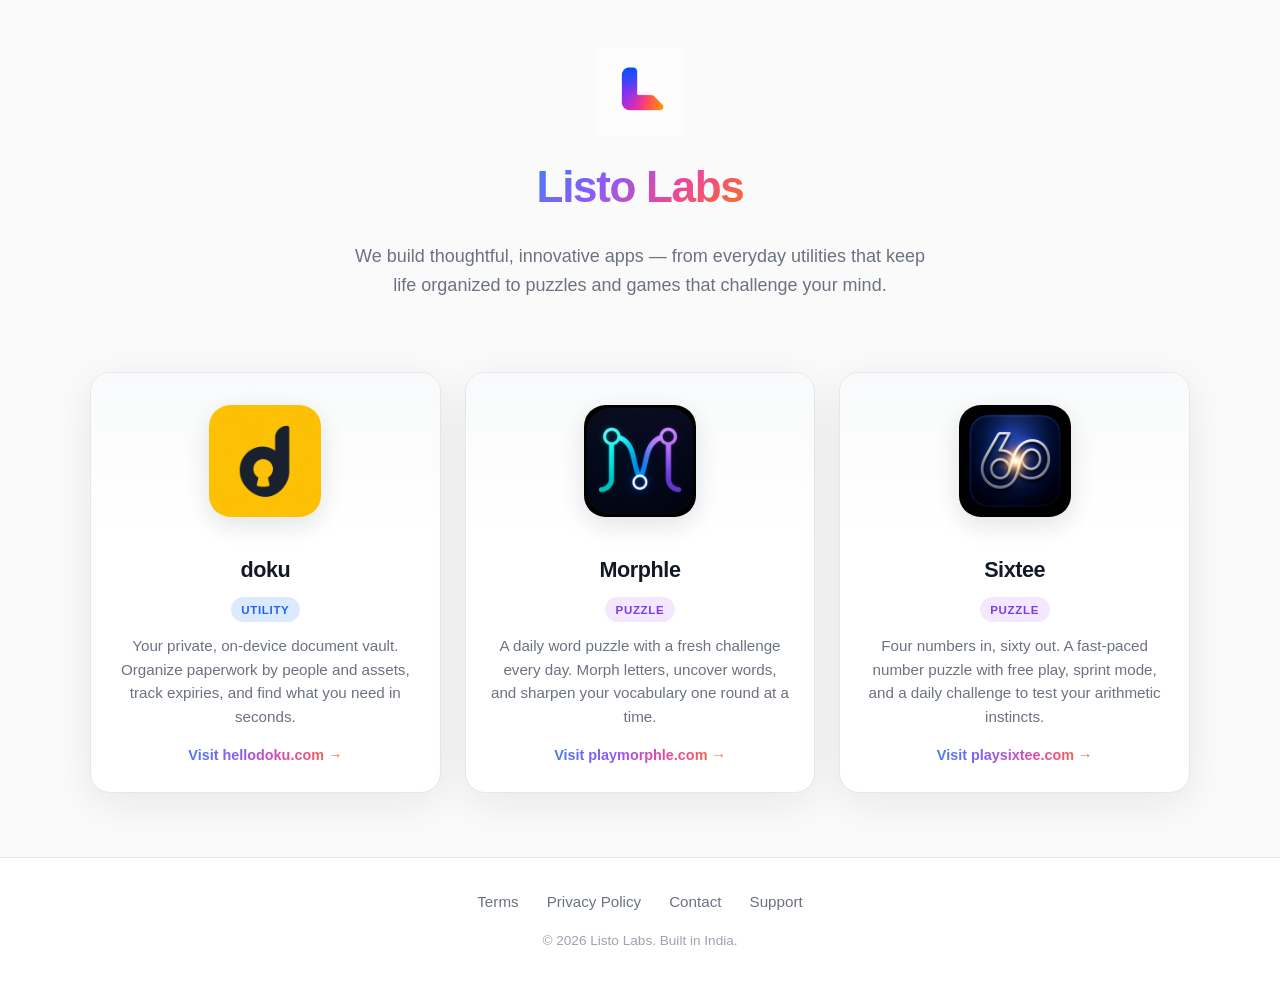
<file: index.html>
<!DOCTYPE html>
<html lang="en">
  <head>
    <meta charset="UTF-8" />
    <meta name="viewport" content="width=device-width, initial-scale=1.0" />
    <meta
      name="description"
      content="Listo Labs builds innovative utility apps and puzzle games including doku, Morphle, and Sixtee."
    />
    <meta name="robots" content="index, follow" />
    <title>Listo Labs | Innovative Utility Apps and Puzzle Games</title>
    <link rel="canonical" href="https://listolabs.github.io/" />
    <meta property="og:type" content="website" />
    <meta property="og:site_name" content="Listo Labs" />
    <meta property="og:title" content="Listo Labs | Innovative Utility Apps and Puzzle Games" />
    <meta
      property="og:description"
      content="Discover Listo Labs products: doku, Morphle, and Sixtee. We build thoughtful utility apps and engaging puzzle games."
    />
    <meta property="og:url" content="https://listolabs.github.io/" />
    <meta property="og:image" content="https://listolabs.github.io/assets/listo-labs-logo.png" />
    <meta name="twitter:card" content="summary" />
    <meta name="twitter:title" content="Listo Labs | Innovative Utility Apps and Puzzle Games" />
    <meta
      name="twitter:description"
      content="Discover Listo Labs products: doku, Morphle, and Sixtee."
    />
    <meta name="twitter:image" content="https://listolabs.github.io/assets/listo-labs-logo.png" />
    <link rel="icon" href="assets/favicon.png" type="image/png" />
    <link rel="stylesheet" href="css/styles.css" />
    <script type="application/ld+json">
      {
        "@context": "https://schema.org",
        "@type": "Organization",
        "name": "Listo Labs",
        "url": "https://listolabs.github.io/",
        "logo": "https://listolabs.github.io/assets/listo-labs-logo.png",
        "sameAs": [
          "https://www.hellodoku.com",
          "https://www.playmorphle.com",
          "https://www.playsixtee.com"
        ]
      }
    </script>
    <script type="application/ld+json">
      {
        "@context": "https://schema.org",
        "@type": "ItemList",
        "name": "Listo Labs Products",
        "itemListElement": [
          {
            "@type": "ListItem",
            "position": 1,
            "name": "doku",
            "url": "https://www.hellodoku.com"
          },
          {
            "@type": "ListItem",
            "position": 2,
            "name": "Morphle",
            "url": "https://www.playmorphle.com"
          },
          {
            "@type": "ListItem",
            "position": 3,
            "name": "Sixtee",
            "url": "https://www.playsixtee.com"
          }
        ]
      }
    </script>
  </head>
  <body>
    <header class="site-header">
      <div class="container">
        <div class="brand">
          <img
            class="brand-logo"
            src="assets/listo-labs-logo.png"
            alt="Listo Labs logo"
            width="88"
            height="88"
          />
          <h1 class="brand-name">Listo Labs</h1>
        </div>
        <p class="tagline">
          We build thoughtful, innovative apps — from everyday utilities that keep life organized
          to puzzles and games that challenge your mind.
        </p>
      </div>
    </header>

    <main class="products">
      <div class="container">
        <div class="products-grid">
          <a class="product-card" href="https://www.hellodoku.com" target="_blank" rel="noopener noreferrer">
            <div class="product-icon-wrap">
              <img class="product-icon" src="assets/doku-icon.png" alt="doku app icon" width="112" height="112" />
            </div>
            <div class="product-body">
              <h2 class="product-name">doku</h2>
              <span class="product-category utility">Utility</span>
              <p class="product-summary">
                Your private, on-device document vault. Organize paperwork by people and assets,
                track expiries, and find what you need in seconds.
              </p>
              <span class="product-link">Visit hellodoku.com →</span>
            </div>
          </a>

          <a class="product-card" href="https://www.playmorphle.com" target="_blank" rel="noopener noreferrer">
            <div class="product-icon-wrap">
              <img class="product-icon" src="assets/morphle-icon.png" alt="Morphle app icon" width="112" height="112" />
            </div>
            <div class="product-body">
              <h2 class="product-name">Morphle</h2>
              <span class="product-category">Puzzle</span>
              <p class="product-summary">
                A daily word puzzle with a fresh challenge every day. Morph letters, uncover words,
                and sharpen your vocabulary one round at a time.
              </p>
              <span class="product-link">Visit playmorphle.com →</span>
            </div>
          </a>

          <a class="product-card" href="https://www.playsixtee.com" target="_blank" rel="noopener noreferrer">
            <div class="product-icon-wrap">
              <img class="product-icon" src="assets/sixtee-icon.png" alt="Sixtee app icon" width="112" height="112" />
            </div>
            <div class="product-body">
              <h2 class="product-name">Sixtee</h2>
              <span class="product-category">Puzzle</span>
              <p class="product-summary">
                Four numbers in, sixty out. A fast-paced number puzzle with free play, sprint mode,
                and a daily challenge to test your arithmetic instincts.
              </p>
              <span class="product-link">Visit playsixtee.com →</span>
            </div>
          </a>
        </div>
      </div>
    </main>

    <footer class="site-footer">
      <div class="container">
        <nav class="footer-nav" aria-label="Footer">
          <a href="terms.html">Terms</a>
          <a href="privacy.html">Privacy Policy</a>
          <a href="contact.html">Contact</a>
          <a href="support.html">Support</a>
        </nav>
        <p class="footer-copy">© 2026 Listo Labs. Built in India.</p>
      </div>
    </footer>
  </body>
</html>
</file>
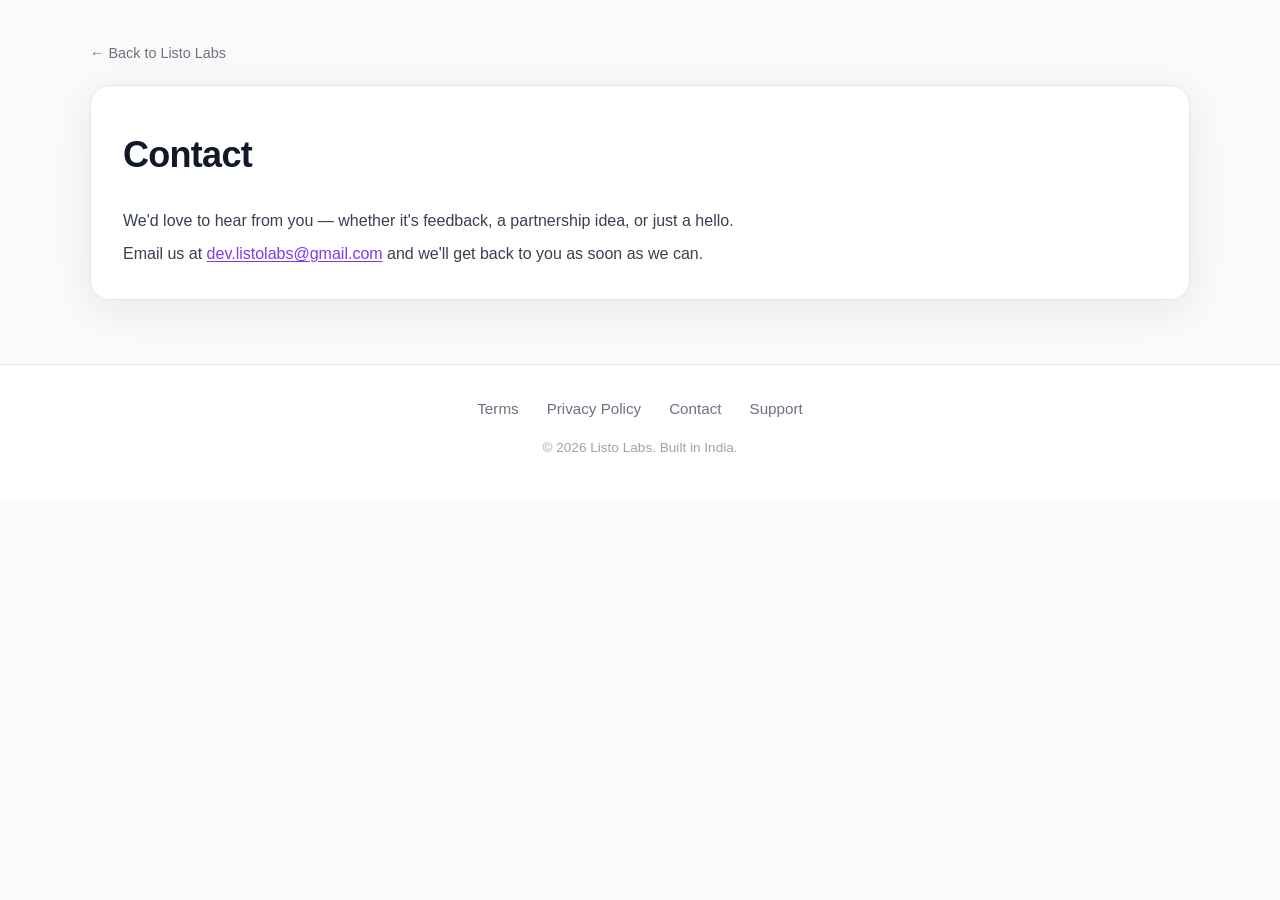
<file: contact.html>
<!DOCTYPE html>
<html lang="en">
  <head>
    <meta charset="UTF-8" />
    <meta name="viewport" content="width=device-width, initial-scale=1.0" />
    <meta name="description" content="Contact Listo Labs for product feedback, partnerships, and support." />
    <meta name="robots" content="index, follow" />
    <title>Contact | Listo Labs</title>
    <link rel="canonical" href="https://listolabs.github.io/contact.html" />
    <meta property="og:type" content="website" />
    <meta property="og:site_name" content="Listo Labs" />
    <meta property="og:title" content="Contact | Listo Labs" />
    <meta property="og:description" content="Contact Listo Labs for product feedback, partnerships, and support." />
    <meta property="og:url" content="https://listolabs.github.io/contact.html" />
    <meta property="og:image" content="https://listolabs.github.io/assets/listo-labs-logo.png" />
    <meta name="twitter:card" content="summary" />
    <meta name="twitter:title" content="Contact | Listo Labs" />
    <meta name="twitter:description" content="Contact Listo Labs for product feedback, partnerships, and support." />
    <link rel="icon" href="assets/favicon.png" type="image/png" />
    <link rel="stylesheet" href="css/styles.css" />
  </head>
  <body>
    <main class="page-main">
      <div class="container">
        <a class="back-link" href="index.html">← Back to Listo Labs</a>
        <article class="page-card">
          <h1>Contact</h1>
          <div class="page-content">
            <p>
              We&apos;d love to hear from you — whether it&apos;s feedback, a partnership idea, or
              just a hello.
            </p>
            <p>
              Email us at
              <a href="mailto:dev.listolabs@gmail.com">dev.listolabs@gmail.com</a>
              and we&apos;ll get back to you as soon as we can.
            </p>
          </div>
        </article>
      </div>
    </main>

    <footer class="site-footer">
      <div class="container">
        <nav class="footer-nav" aria-label="Footer">
          <a href="terms.html">Terms</a>
          <a href="privacy.html">Privacy Policy</a>
          <a href="contact.html">Contact</a>
          <a href="support.html">Support</a>
        </nav>
        <p class="footer-copy">© 2026 Listo Labs. Built in India.</p>
      </div>
    </footer>
  </body>
</html>
</file>
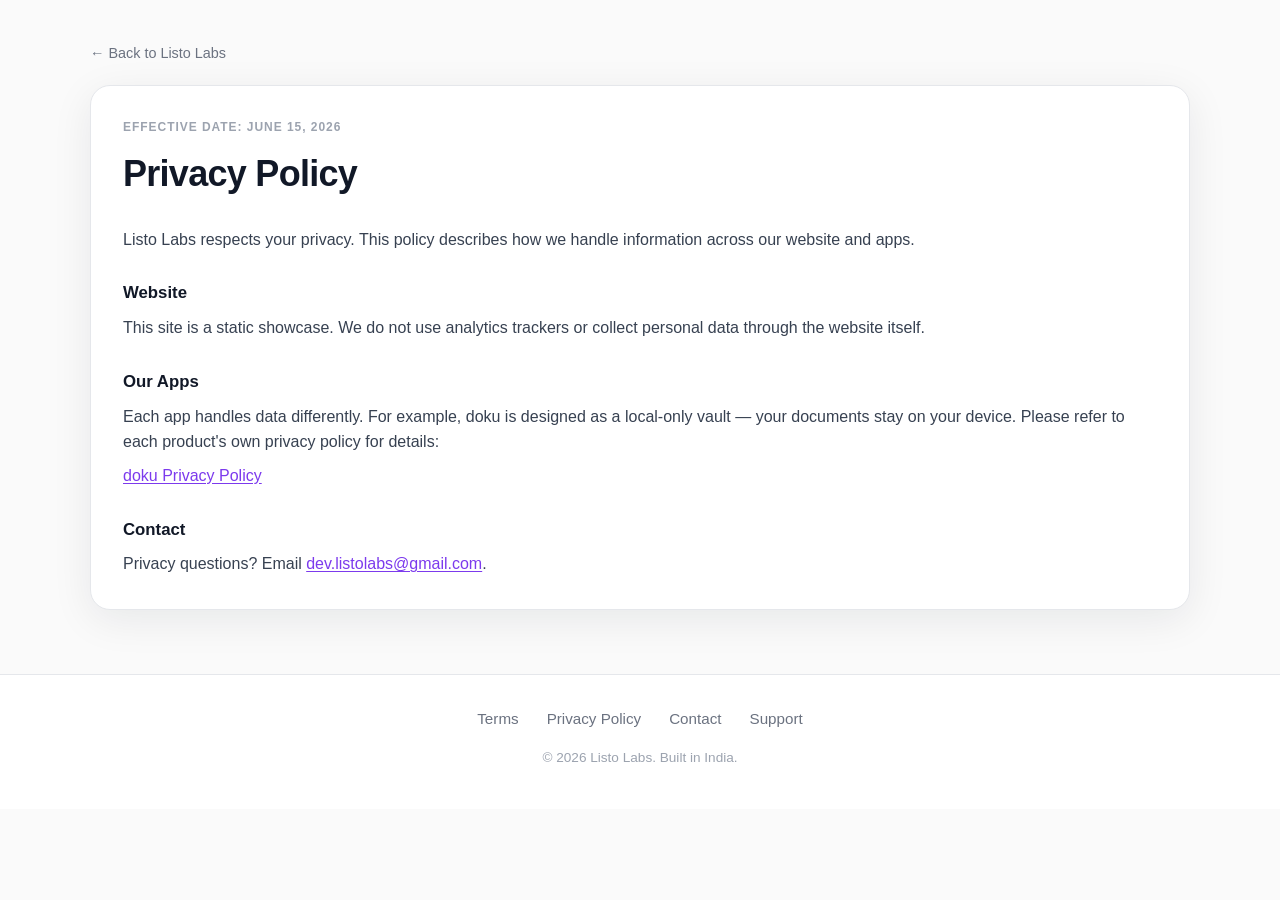
<file: privacy.html>
<!DOCTYPE html>
<html lang="en">
  <head>
    <meta charset="UTF-8" />
    <meta name="viewport" content="width=device-width, initial-scale=1.0" />
    <meta name="description" content="Read the Privacy Policy for Listo Labs website and products." />
    <meta name="robots" content="index, follow" />
    <title>Privacy Policy | Listo Labs</title>
    <link rel="canonical" href="https://listolabs.github.io/privacy.html" />
    <meta property="og:type" content="website" />
    <meta property="og:site_name" content="Listo Labs" />
    <meta property="og:title" content="Privacy Policy | Listo Labs" />
    <meta property="og:description" content="Read the Privacy Policy for Listo Labs website and products." />
    <meta property="og:url" content="https://listolabs.github.io/privacy.html" />
    <meta property="og:image" content="https://listolabs.github.io/assets/listo-labs-logo.png" />
    <meta name="twitter:card" content="summary" />
    <meta name="twitter:title" content="Privacy Policy | Listo Labs" />
    <meta name="twitter:description" content="Read the Privacy Policy for Listo Labs website and products." />
    <link rel="icon" href="assets/favicon.png" type="image/png" />
    <link rel="stylesheet" href="css/styles.css" />
  </head>
  <body>
    <main class="page-main">
      <div class="container">
        <a class="back-link" href="index.html">← Back to Listo Labs</a>
        <article class="page-card">
          <p class="page-meta">Effective Date: June 15, 2026</p>
          <h1>Privacy Policy</h1>
          <div class="page-content">
            <p>
              Listo Labs respects your privacy. This policy describes how we handle information
              across our website and apps.
            </p>

            <h2>Website</h2>
            <p>
              This site is a static showcase. We do not use analytics trackers or collect personal
              data through the website itself.
            </p>

            <h2>Our Apps</h2>
            <p>
              Each app handles data differently. For example, doku is designed as a local-only
              vault — your documents stay on your device. Please refer to each product&apos;s own
              privacy policy for details:
            </p>
            <p>
              <a href="https://www.hellodoku.com/privacy-policy" target="_blank" rel="noopener noreferrer">doku Privacy Policy</a>
            </p>

            <h2>Contact</h2>
            <p>
              Privacy questions? Email
              <a href="mailto:dev.listolabs@gmail.com">dev.listolabs@gmail.com</a>.
            </p>
          </div>
        </article>
      </div>
    </main>

    <footer class="site-footer">
      <div class="container">
        <nav class="footer-nav" aria-label="Footer">
          <a href="terms.html">Terms</a>
          <a href="privacy.html">Privacy Policy</a>
          <a href="contact.html">Contact</a>
          <a href="support.html">Support</a>
        </nav>
        <p class="footer-copy">© 2026 Listo Labs. Built in India.</p>
      </div>
    </footer>
  </body>
</html>
</file>
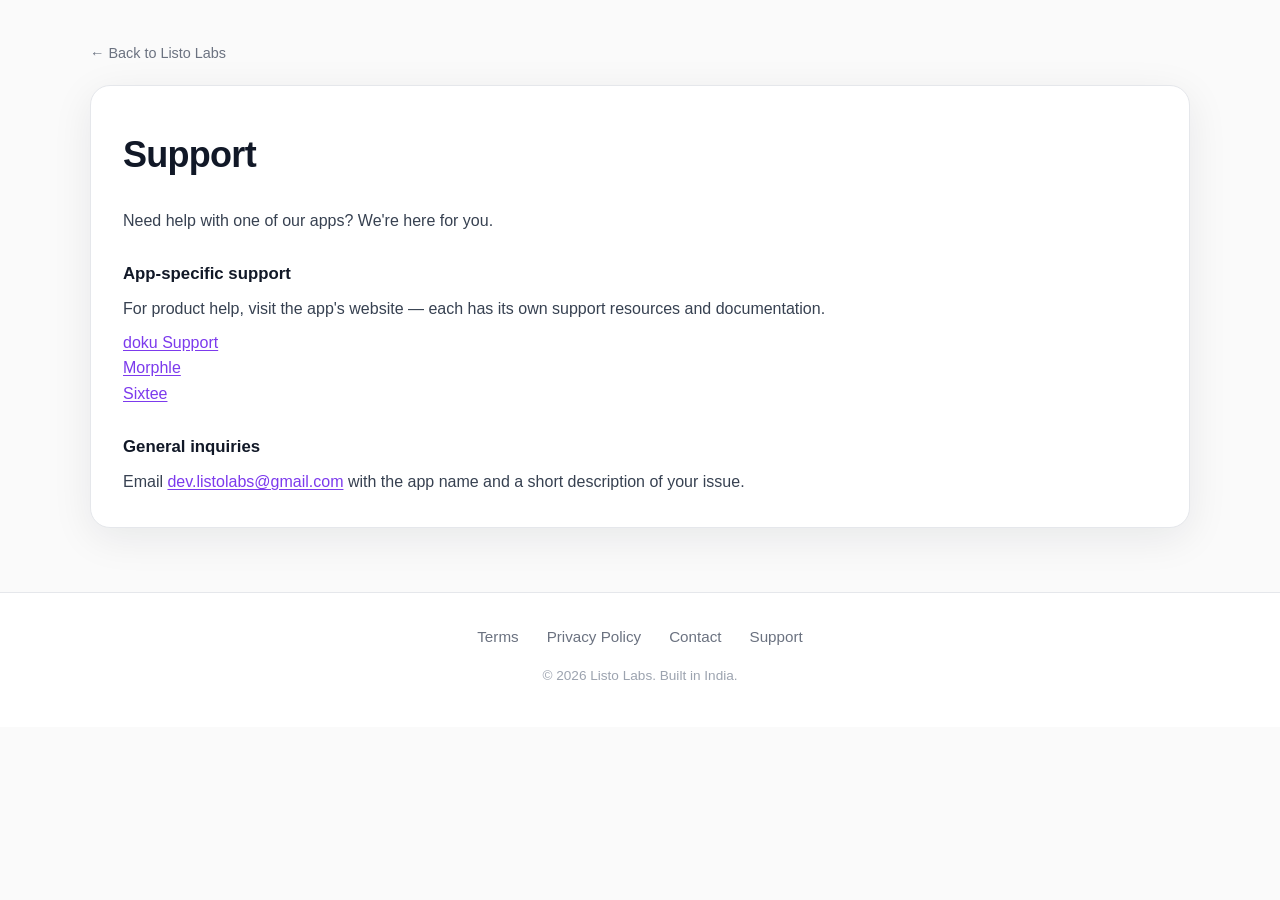
<file: support.html>
<!DOCTYPE html>
<html lang="en">
  <head>
    <meta charset="UTF-8" />
    <meta name="viewport" content="width=device-width, initial-scale=1.0" />
    <meta name="description" content="Get support links and contact information for Listo Labs apps." />
    <meta name="robots" content="index, follow" />
    <title>Support | Listo Labs</title>
    <link rel="canonical" href="https://listolabs.github.io/support.html" />
    <meta property="og:type" content="website" />
    <meta property="og:site_name" content="Listo Labs" />
    <meta property="og:title" content="Support | Listo Labs" />
    <meta property="og:description" content="Get support links and contact information for Listo Labs apps." />
    <meta property="og:url" content="https://listolabs.github.io/support.html" />
    <meta property="og:image" content="https://listolabs.github.io/assets/listo-labs-logo.png" />
    <meta name="twitter:card" content="summary" />
    <meta name="twitter:title" content="Support | Listo Labs" />
    <meta name="twitter:description" content="Get support links and contact information for Listo Labs apps." />
    <link rel="icon" href="assets/favicon.png" type="image/png" />
    <link rel="stylesheet" href="css/styles.css" />
  </head>
  <body>
    <main class="page-main">
      <div class="container">
        <a class="back-link" href="index.html">← Back to Listo Labs</a>
        <article class="page-card">
          <h1>Support</h1>
          <div class="page-content">
            <p>Need help with one of our apps? We&apos;re here for you.</p>

            <h2>App-specific support</h2>
            <p>
              For product help, visit the app&apos;s website — each has its own support resources
              and documentation.
            </p>
            <p>
              <a href="https://www.hellodoku.com/support" target="_blank" rel="noopener noreferrer">doku Support</a><br />
              <a href="https://www.playmorphle.com" target="_blank" rel="noopener noreferrer">Morphle</a><br />
              <a href="https://www.playsixtee.com" target="_blank" rel="noopener noreferrer">Sixtee</a>
            </p>

            <h2>General inquiries</h2>
            <p>
              Email
              <a href="mailto:dev.listolabs@gmail.com">dev.listolabs@gmail.com</a>
              with the app name and a short description of your issue.
            </p>
          </div>
        </article>
      </div>
    </main>

    <footer class="site-footer">
      <div class="container">
        <nav class="footer-nav" aria-label="Footer">
          <a href="terms.html">Terms</a>
          <a href="privacy.html">Privacy Policy</a>
          <a href="contact.html">Contact</a>
          <a href="support.html">Support</a>
        </nav>
        <p class="footer-copy">© 2026 Listo Labs. Built in India.</p>
      </div>
    </footer>
  </body>
</html>
</file>
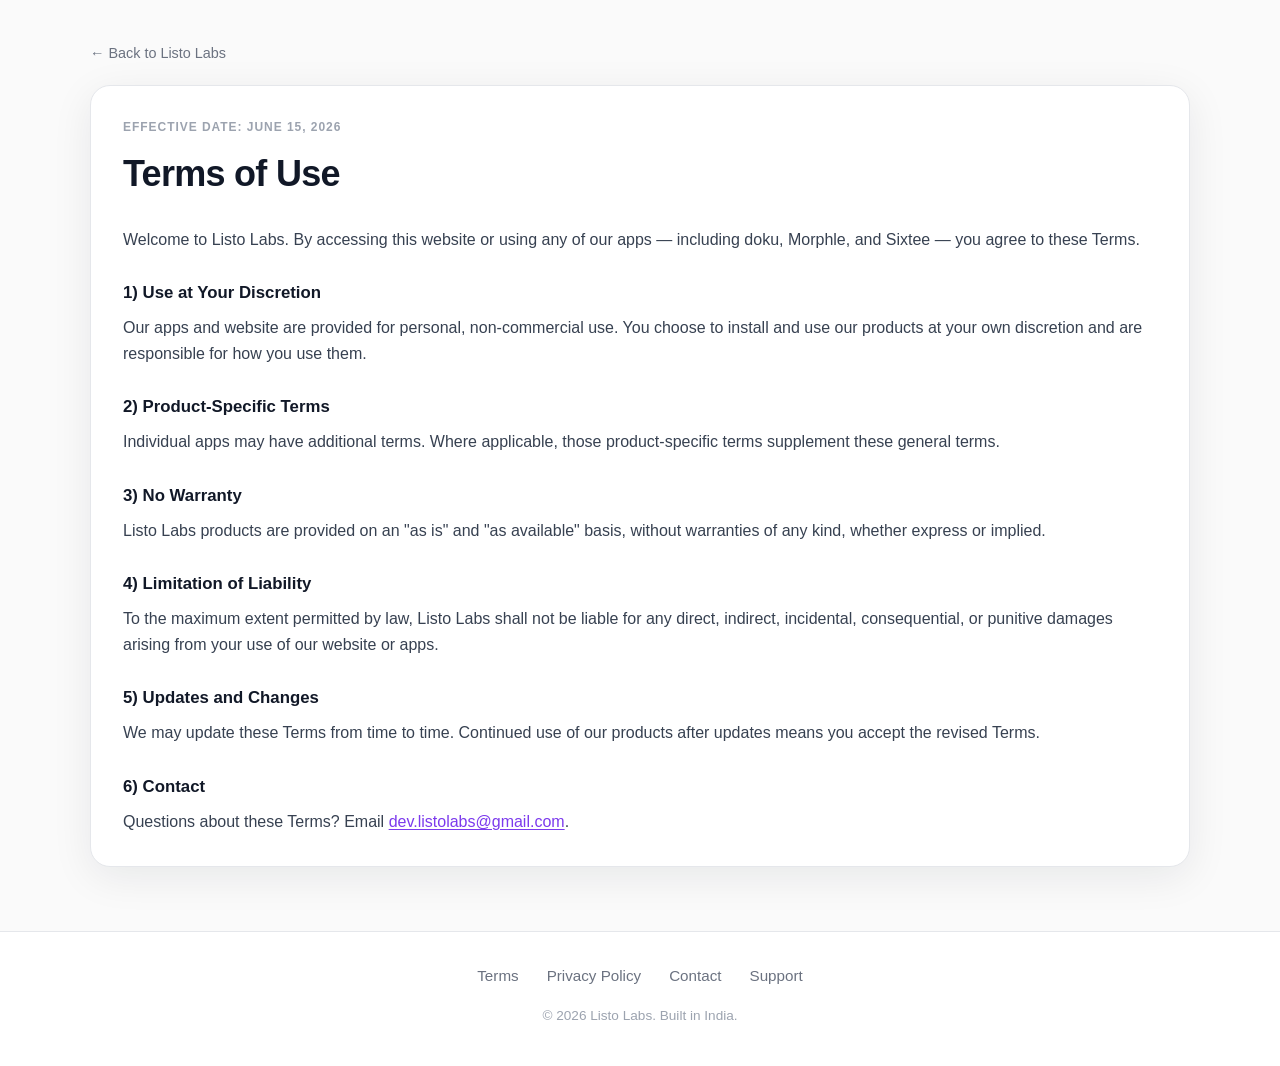
<file: terms.html>
<!DOCTYPE html>
<html lang="en">
  <head>
    <meta charset="UTF-8" />
    <meta name="viewport" content="width=device-width, initial-scale=1.0" />
    <meta name="description" content="Read the Terms of Use for Listo Labs products and website." />
    <meta name="robots" content="index, follow" />
    <title>Terms of Use | Listo Labs</title>
    <link rel="canonical" href="https://listolabs.github.io/terms.html" />
    <meta property="og:type" content="website" />
    <meta property="og:site_name" content="Listo Labs" />
    <meta property="og:title" content="Terms of Use | Listo Labs" />
    <meta property="og:description" content="Read the Terms of Use for Listo Labs products and website." />
    <meta property="og:url" content="https://listolabs.github.io/terms.html" />
    <meta property="og:image" content="https://listolabs.github.io/assets/listo-labs-logo.png" />
    <meta name="twitter:card" content="summary" />
    <meta name="twitter:title" content="Terms of Use | Listo Labs" />
    <meta name="twitter:description" content="Read the Terms of Use for Listo Labs products and website." />
    <link rel="icon" href="assets/favicon.png" type="image/png" />
    <link rel="stylesheet" href="css/styles.css" />
  </head>
  <body>
    <main class="page-main">
      <div class="container">
        <a class="back-link" href="index.html">← Back to Listo Labs</a>
        <article class="page-card">
          <p class="page-meta">Effective Date: June 15, 2026</p>
          <h1>Terms of Use</h1>
          <div class="page-content">
            <p>
              Welcome to Listo Labs. By accessing this website or using any of our apps — including
              doku, Morphle, and Sixtee — you agree to these Terms.
            </p>

            <h2>1) Use at Your Discretion</h2>
            <p>
              Our apps and website are provided for personal, non-commercial use. You choose to
              install and use our products at your own discretion and are responsible for how you use
              them.
            </p>

            <h2>2) Product-Specific Terms</h2>
            <p>
              Individual apps may have additional terms. Where applicable, those product-specific
              terms supplement these general terms.
            </p>

            <h2>3) No Warranty</h2>
            <p>
              Listo Labs products are provided on an &quot;as is&quot; and &quot;as available&quot;
              basis, without warranties of any kind, whether express or implied.
            </p>

            <h2>4) Limitation of Liability</h2>
            <p>
              To the maximum extent permitted by law, Listo Labs shall not be liable for any direct,
              indirect, incidental, consequential, or punitive damages arising from your use of our
              website or apps.
            </p>

            <h2>5) Updates and Changes</h2>
            <p>
              We may update these Terms from time to time. Continued use of our products after
              updates means you accept the revised Terms.
            </p>

            <h2>6) Contact</h2>
            <p>
              Questions about these Terms? Email
              <a href="mailto:dev.listolabs@gmail.com">dev.listolabs@gmail.com</a>.
            </p>
          </div>
        </article>
      </div>
    </main>

    <footer class="site-footer">
      <div class="container">
        <nav class="footer-nav" aria-label="Footer">
          <a href="terms.html">Terms</a>
          <a href="privacy.html">Privacy Policy</a>
          <a href="contact.html">Contact</a>
          <a href="support.html">Support</a>
        </nav>
        <p class="footer-copy">© 2026 Listo Labs. Built in India.</p>
      </div>
    </footer>
  </body>
</html>
</file>
<file: css/styles.css>
:root {
  --bg: #fafafa;
  --surface: #ffffff;
  --text: #111827;
  --text-muted: #6b7280;
  --border: #e5e7eb;
  --gradient: linear-gradient(135deg, #3b82f6 0%, #8b5cf6 35%, #ec4899 65%, #f97316 100%);
  --shadow: 0 10px 40px rgba(17, 24, 39, 0.08);
  --radius: 1.25rem;
}

*,
*::before,
*::after {
  box-sizing: border-box;
}

html {
  scroll-behavior: smooth;
}

body {
  margin: 0;
  min-height: 100vh;
  font-family: -apple-system, BlinkMacSystemFont, "Segoe UI", Roboto, Helvetica, Arial, sans-serif;
  color: var(--text);
  background: var(--bg);
  line-height: 1.6;
}

a {
  color: inherit;
  text-decoration: none;
}

img {
  display: block;
  max-width: 100%;
}

.container {
  width: min(1100px, calc(100% - 2rem));
  margin-inline: auto;
}

.site-header {
  padding: 3rem 0 2rem;
  text-align: center;
}

.brand {
  display: inline-flex;
  flex-direction: column;
  align-items: center;
  gap: 1rem;
}

.brand-logo {
  width: 5.5rem;
  height: 5.5rem;
  object-fit: contain;
}

.brand-name {
  margin: 0;
  font-size: clamp(2rem, 5vw, 2.75rem);
  font-weight: 700;
  letter-spacing: -0.03em;
  background: var(--gradient);
  -webkit-background-clip: text;
  background-clip: text;
  color: transparent;
}

.tagline {
  margin: 1.25rem auto 0;
  max-width: 36rem;
  font-size: 1.125rem;
  color: var(--text-muted);
}

.products {
  padding: 2.5rem 0 4rem;
}

.products-grid {
  display: grid;
  grid-template-columns: repeat(3, 1fr);
  gap: 1.5rem;
}

.product-card {
  display: flex;
  flex-direction: column;
  background: var(--surface);
  border: 1px solid var(--border);
  border-radius: var(--radius);
  box-shadow: var(--shadow);
  overflow: hidden;
  transition: transform 0.2s ease, box-shadow 0.2s ease;
}

.product-card:hover {
  transform: translateY(-4px);
  box-shadow: 0 16px 48px rgba(17, 24, 39, 0.12);
}

.product-icon-wrap {
  display: grid;
  place-items: center;
  padding: 2rem 1.5rem 1rem;
  background: linear-gradient(180deg, #f9fafb 0%, #ffffff 100%);
}

.product-icon {
  width: 7rem;
  height: 7rem;
  border-radius: 1.35rem;
  object-fit: contain;
  box-shadow: 0 8px 24px rgba(17, 24, 39, 0.12);
}

.product-body {
  flex: 1;
  padding: 1.25rem 1.5rem 1.5rem;
  text-align: center;
}

.product-name {
  margin: 0 0 0.5rem;
  font-size: 1.35rem;
  font-weight: 650;
  letter-spacing: -0.02em;
}

.product-category {
  display: inline-block;
  margin-bottom: 0.75rem;
  padding: 0.2rem 0.65rem;
  font-size: 0.72rem;
  font-weight: 600;
  letter-spacing: 0.06em;
  text-transform: uppercase;
  color: #7c3aed;
  background: #f3e8ff;
  border-radius: 999px;
}

.product-category.utility {
  color: #2563eb;
  background: #dbeafe;
}

.product-summary {
  margin: 0;
  font-size: 0.95rem;
  color: var(--text-muted);
  line-height: 1.55;
}

.product-link {
  display: inline-flex;
  align-items: center;
  gap: 0.35rem;
  margin-top: 1rem;
  font-size: 0.9rem;
  font-weight: 600;
  background: var(--gradient);
  -webkit-background-clip: text;
  background-clip: text;
  color: transparent;
}

.site-footer {
  border-top: 1px solid var(--border);
  padding: 2rem 0 2.5rem;
  background: var(--surface);
}

.footer-nav {
  display: flex;
  flex-wrap: wrap;
  justify-content: center;
  gap: 1rem 1.75rem;
  margin-bottom: 1rem;
}

.footer-nav a {
  font-size: 0.95rem;
  color: var(--text-muted);
  transition: color 0.15s ease;
}

.footer-nav a:hover {
  color: var(--text);
}

.footer-copy {
  margin: 0;
  text-align: center;
  font-size: 0.85rem;
  color: #9ca3af;
}

.page-main {
  padding: 2.5rem 0 4rem;
}

.page-card {
  background: var(--surface);
  border: 1px solid var(--border);
  border-radius: var(--radius);
  box-shadow: var(--shadow);
  padding: 2rem;
}

.page-card h1 {
  margin: 0.5rem 0 0;
  font-size: clamp(1.75rem, 4vw, 2.25rem);
  letter-spacing: -0.02em;
}

.page-meta {
  margin: 0;
  font-size: 0.75rem;
  font-weight: 600;
  letter-spacing: 0.08em;
  text-transform: uppercase;
  color: #9ca3af;
}

.page-content {
  margin-top: 1.5rem;
  color: #374151;
}

.page-content h2 {
  margin: 1.75rem 0 0.5rem;
  font-size: 1.05rem;
  color: var(--text);
}

.page-content p {
  margin: 0.5rem 0 0;
}

.page-content a {
  color: #7c3aed;
  text-decoration: underline;
  text-underline-offset: 2px;
}

.back-link {
  display: inline-block;
  margin-bottom: 1.25rem;
  font-size: 0.9rem;
  color: var(--text-muted);
}

.back-link:hover {
  color: var(--text);
}

@media (max-width: 860px) {
  .products-grid {
    grid-template-columns: 1fr;
    max-width: 24rem;
    margin-inline: auto;
  }
}
</file>
